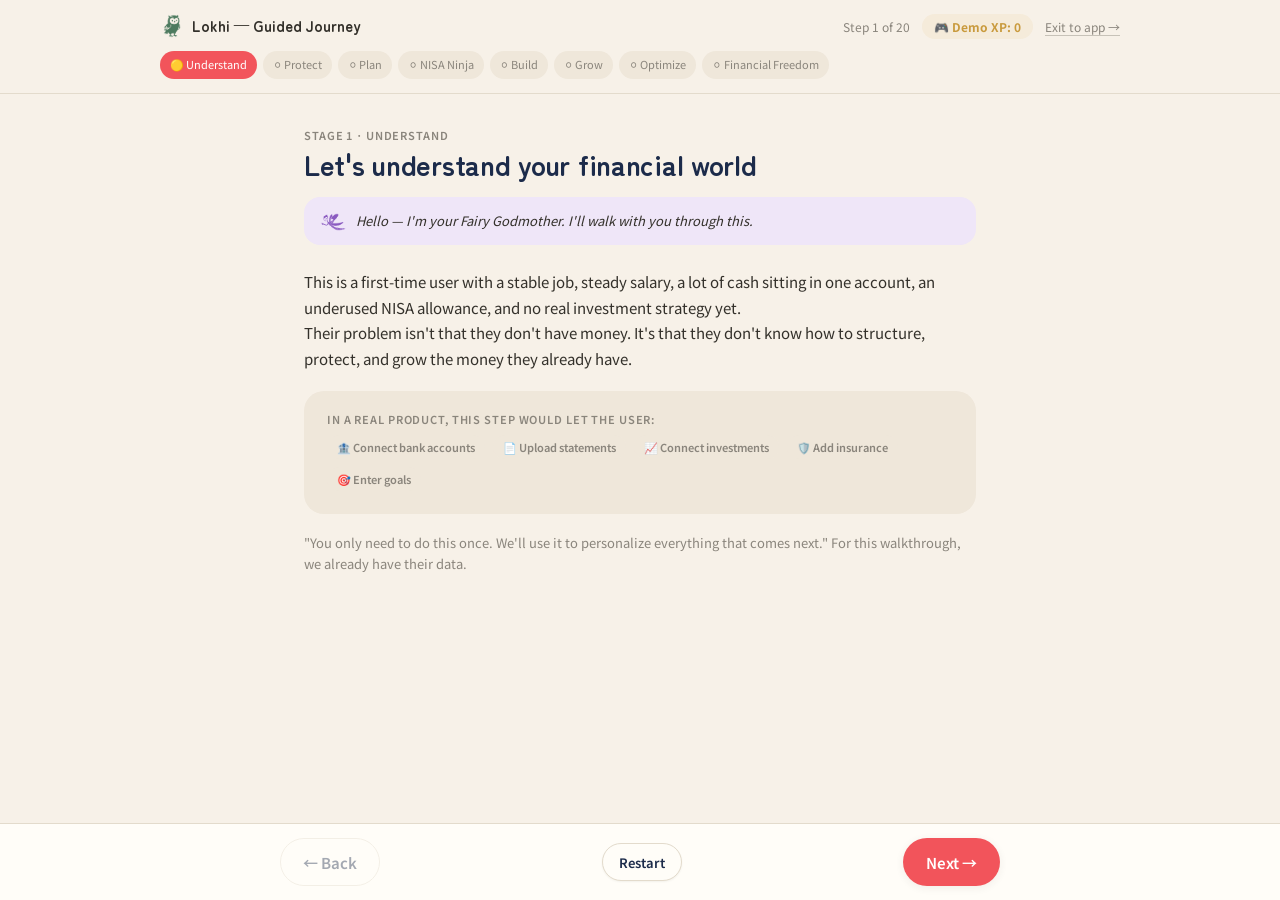
<file: journey.html>
<!DOCTYPE html>
<html lang="en">
<head>
<meta charset="UTF-8">
<meta name="viewport" content="width=device-width, initial-scale=1.0">
<title>Lokhi — Guided Journey (Founder Walkthrough)</title>
<link rel="stylesheet" href="./lokhi-assets/styles.css">
<link rel="stylesheet" href="./app-styles.css">
<style>
  body{padding-bottom:110px;}
  .jtop{position:sticky;top:0;z-index:40;background:rgba(247,241,232,.94);backdrop-filter:blur(10px);border-bottom:1px solid var(--border-hairline);padding:14px 24px;}
  .jtop-row{display:flex;align-items:center;justify-content:space-between;max-width:960px;margin:0 auto;gap:16px;flex-wrap:wrap;}
  .jtop-brand{display:flex;align-items:center;gap:8px;font-family:var(--font-display-latin);font-weight:700;}
  .jtop-brand img{width:24px;}
  .jtop-meta{display:flex;align-items:center;gap:12px;font-size:12px;color:var(--text-muted);}
  .jtop-xp{background:var(--stage-exceeding-tint);color:var(--gold-thread);padding:4px 12px;border-radius:999px;font:700 12px var(--font-data);}
  .tracker{display:flex;gap:6px;max-width:960px;margin:12px auto 0;flex-wrap:wrap;}
  .tracker-pill{display:flex;align-items:center;gap:5px;font-size:11px;padding:5px 10px;border-radius:999px;background:var(--surface-sunk);color:var(--text-muted);}
  .tracker-pill.done{background:var(--stage-ontrack-tint);color:var(--moss-growth);}
  .tracker-pill.current{background:var(--coral-pulse);color:#fff;}

  .jwrap{max-width:720px;margin:0 auto;padding:36px 24px 40px;}
  .step-label{font:600 11px/1 var(--font-body);letter-spacing:.08em;text-transform:uppercase;color:var(--text-muted);margin-bottom:8px;}
  .slide-title{font-size:28px;margin-bottom:18px;}
  .fairy-quote{display:flex;gap:10px;align-items:flex-start;background:var(--assistant-tint);border-radius:16px;padding:14px 16px;margin-bottom:24px;}
  .fairy-quote img{width:26px;flex:0 0 auto;margin-top:2px;}
  .fairy-quote p{margin:0;font-size:13px;line-height:1.55;color:var(--text-body);font-style:italic;}

  .jnav{position:fixed;left:0;right:0;bottom:0;background:var(--surface-card);border-top:1px solid var(--border-hairline);padding:14px 24px;display:flex;justify-content:center;gap:12px;z-index:50;}
  .jnav-inner{max-width:720px;width:100%;display:flex;justify-content:space-between;align-items:center;}

  .safety-track{position:relative;height:14px;border-radius:999px;background:var(--surface-sunk);overflow:hidden;box-shadow:var(--inset-sunk);margin:14px 0 6px;}
  .safety-fill{height:100%;background:var(--moss-growth);border-radius:999px;transition:width .3s ease;}
  .safety-labels{display:flex;justify-content:space-between;font-size:11px;color:var(--text-muted);}

  .comfort-row{display:flex;gap:8px;margin:14px 0;}
  .comfort-btn{flex:1;padding:12px;border-radius:14px;border:1px solid var(--border-hairline);background:var(--surface-card);cursor:pointer;text-align:center;font-size:12px;}
  .comfort-btn.active{background:var(--ink-indigo);color:#fff;border-color:var(--ink-indigo);}

  .strategy-grid{display:grid;grid-template-columns:1fr 1fr 1fr;gap:12px;margin:16px 0;}
  @media (max-width:600px){.strategy-grid{grid-template-columns:1fr;}}
  .strategy-card{border:2px solid var(--border-hairline);border-radius:16px;padding:16px;cursor:pointer;background:var(--surface-card);text-align:center;}
  .strategy-card.selected{border-color:var(--coral-pulse);box-shadow:0 0 0 3px var(--coral-pulse-12);}
  .strategy-card .e{font-size:26px;}
  .strategy-card .n{font-weight:700;font-size:13px;margin-top:6px;}
  .strategy-card .d{font-size:11px;color:var(--text-muted);margin-top:4px;line-height:1.4;}

  .quest-line{position:relative;padding-left:28px;margin:16px 0;}
  .quest-line::before{content:"";position:absolute;left:9px;top:6px;bottom:6px;width:2px;background:repeating-linear-gradient(to bottom, var(--gold-thread) 0 6px, transparent 6px 12px);}
  .quest-line-item{position:relative;padding:10px 0;display:flex;justify-content:space-between;align-items:center;}
  .quest-line-item::before{content:"";position:absolute;left:-28px;top:14px;width:14px;height:14px;border-radius:50%;background:var(--moss-growth);}

  .chip-choice{display:inline-flex;align-items:center;gap:6px;padding:10px 16px;border-radius:999px;border:1px solid var(--border-hairline);background:var(--surface-card);cursor:pointer;margin:0 8px 8px 0;font-size:13px;}
  .chip-choice.selected{background:var(--ink-indigo);color:#fff;border-color:var(--ink-indigo);}

  .before-after{display:grid;grid-template-columns:1fr 1fr;gap:20px;margin:20px 0;}
  @media (max-width:600px){.before-after{grid-template-columns:1fr;}}
  .ba-col{border-radius:18px;padding:18px;}
  .ba-before{background:var(--surface-sunk);}
  .ba-after{background:linear-gradient(135deg,var(--moss-growth),#5C8F6E);color:#fff;}
  .ba-row{display:flex;justify-content:space-between;font-size:13px;padding:8px 0;border-bottom:1px solid rgba(0,0,0,.06);}
  .ba-after .ba-row{border-bottom-color:rgba(255,255,255,.18);}

  .protect-row{display:flex;justify-content:space-between;align-items:center;padding:12px 0;border-bottom:1px solid var(--border-hairline);}
  .protect-row:last-child{border-bottom:none;}

  .scenario-table{display:grid;grid-template-columns:1fr 1fr 1fr;gap:10px;margin:16px 0;text-align:center;}
  .scenario-cell{background:var(--surface-sunk);border-radius:14px;padding:14px 8px;}
  .scenario-cell .yrs{font-size:11px;color:var(--text-muted);text-transform:uppercase;letter-spacing:.05em;}
  .scenario-cell .rng{font:700 14px var(--font-data);margin-top:6px;}

  .alloc-bar{display:flex;height:32px;border-radius:10px;overflow:hidden;margin:16px 0 8px;}
  .alloc-legend{display:flex;flex-wrap:wrap;gap:10px;font-size:12px;}
  .alloc-legend span{display:flex;align-items:center;gap:5px;}
  .alloc-legend .dot{width:10px;height:10px;border-radius:3px;display:inline-block;}
</style>
</head>
<body>

<div class="jtop">
  <div class="jtop-row">
    <div class="jtop-brand"><img src="./lokhi-assets/assets/owl/owl-young-young.png">Lokhi — Guided Journey</div>
    <div class="jtop-meta">
      <span id="stepCounter">Step 1 of 20</span>
      <span class="jtop-xp">🎮 Demo XP: <span id="xpCount">0</span></span>
      <a href="./index.html" style="color:var(--text-muted);">Exit to app →</a>
    </div>
  </div>
  <div class="tracker" id="tracker"></div>
</div>

<div class="jwrap">
  <div class="step-label" id="stepLabel">STAGE 1 · UNDERSTAND</div>
  <h1 class="slide-title" id="slideTitle">Let's understand your financial world</h1>
  <div class="fairy-quote"><img src="./lokhi-assets/assets/fairy/fairy-wisteria.png"><p id="fairyQuote">Hello — I'm your Fairy Godmother. I'll walk with you through this.</p></div>
  <div id="slideBody"></div>
</div>

<div class="jnav">
  <div class="jnav-inner">
    <button class="btn btn-ghost" id="prevBtn">← Back</button>
    <div style="display:flex;gap:8px;">
      <button class="btn btn-secondary btn-sm" id="restartBtn">Restart</button>
    </div>
    <button class="btn btn-primary" id="nextBtn">Next →</button>
  </div>
</div>

<script>
/* ===================== PERSONA MODEL (cash-rich, underinvested) ===================== */
const INCOME = 900000, ESSENTIAL = 300000, LIFESTYLE = 170000;
const EXPENSES = ESSENTIAL + LIFESTYLE;
const SURPLUS = INCOME - EXPENSES;               // 430,000 /mo
const ANNUAL_SURPLUS = SURPLUS * 12;             // 5,160,000
const CASH = 8000000;
const NISA_LIMIT = 3600000, NISA_CURRENT = 0;
const NISA_LUMP_DEFAULT = 2000000;

const COMFORT_LEVELS = [ {id:'lean', label:'Lean', mult:3}, {id:'standard', label:'Standard', mult:6}, {id:'safe', label:'Extra-safe', mult:9} ];

const NISA_STRATEGIES = [
  { id:'steady', name:'Steady Grower', icon:'🌱', desc:'Long-term diversified investing. Lower movement, lower ceiling.' },
  { id:'balanced', name:'Balanced Builder', icon:'⚖️', desc:'Balances growth and stability. A reasonable middle path.' },
  { id:'growth', name:'Growth Seeker', icon:'🚀', desc:'Higher potential growth, higher potential volatility.' },
];
const TAXABLE_STRATEGIES = [
  { id:'builder', name:'Long-Term Builder', icon:'🌱', desc:'Diversified long-term growth.', low:3, high:6, alloc:{global:55,japan:15,bonds:25,other:5} },
  { id:'balanced', name:'Balanced', icon:'⚖️', desc:'Balance growth and stability.', low:4, high:7, alloc:{global:60,japan:15,bonds:15,other:10} },
  { id:'growth', name:'Growth', icon:'🚀', desc:'Higher exposure to growth assets.', low:5, high:9, alloc:{global:65,japan:15,bonds:5,other:15} },
];
const CASH_PURPOSES = [
  {id:'home', label:'🏠 Home', horizon:'near'}, {id:'car', label:'🚗 Car', horizon:'near'},
  {id:'travel', label:'✈️ Travel', horizon:'near'}, {id:'family', label:'👶 Family', horizon:'near'},
  {id:'education', label:'🎓 Education', horizon:'near'}, {id:'business', label:'💼 Business', horizon:'near'},
  {id:'longterm', label:'📈 Long-term wealth', horizon:'long'}, {id:'security', label:'🛟 Extra security', horizon:'liquid'},
  {id:'unsure', label:"🤷 I don't know yet", horizon:'liquid'},
];
const PROTECTION_ITEMS = [
  { item:'Employer health insurance', status:'covered', note:'Provided through your job' },
  { item:'National pension (nenkin)', status:'covered', note:'Standard government coverage' },
  { item:'Life insurance', status:'gap', note:'No policy found in your connected accounts' },
  { item:'Income / disability protection', status:'gap', note:'Not currently covered' },
];

const STAGES = ['Understand','Protect','Plan','NISA Ninja','Build','Grow','Optimize','Financial Freedom'];

/* mutable state as the user clicks through */
const state = {
  comfort: 'standard',
  nisaStrategy: null,
  nisaMonthly: 100000,
  cashPurpose: null,
  taxableStrategy: null,
};
let xp = 0;
function money(n){ return '¥' + Math.round(n).toLocaleString('en-US'); }
function addXP(n){ xp += n; document.getElementById('xpCount').textContent = xp.toLocaleString(); }

function efTarget(){ const c = COMFORT_LEVELS.find(c=>c.id===state.comfort); return ESSENTIAL * c.mult; }
function cashAfterEF(){ return CASH - efTarget(); }
function nisaGap(){ return NISA_LIMIT - NISA_CURRENT - NISA_LUMP_DEFAULT; }
function nisaMonthsToTarget(){ return Math.ceil(nisaGap() / state.nisaMonthly); }
function cashRemaining(){ return cashAfterEF() - NISA_LUMP_DEFAULT; }
function horizonSplit(){
  const purpose = CASH_PURPOSES.find(p=>p.id===state.cashPurpose) || {horizon:'liquid'};
  let longPct = 0.4;
  if(purpose.horizon==='near') longPct = 0.4;
  if(purpose.horizon==='long') longPct = 0.95;
  if(purpose.horizon==='liquid') longPct = 0.15;
  const longTerm = cashRemaining() * longPct;
  const nearTerm = cashRemaining() - longTerm;
  return { longTerm, nearTerm, longPct };
}
function projectInvestment(lump, monthly, years, returnPct){
  const n = years*12, r = returnPct/100/12;
  let fv = lump * Math.pow(1+r, n);
  fv += r>0 ? monthly*((Math.pow(1+r,n)-1)/r) : monthly*n;
  return fv;
}

/* ===================== SLIDES ===================== */
const SLIDES = [
{ id:'intro', stage:0, title:"Let's understand your financial world", render: () => `
  <p style="font-size:15px;line-height:1.7;color:var(--text-body);">This is a first-time user with a stable job, steady salary, a lot of cash sitting in one account, an underused NISA allowance, and no real investment strategy yet.</p>
  <p style="font-size:15px;line-height:1.7;color:var(--text-body);">Their problem isn't that they don't have money. It's that they don't know how to structure, protect, and grow the money they already have.</p>
  <div class="card card--sunk" style="margin-top:20px;">
    <span class="eyebrow" style="display:block;margin-bottom:10px;">In a real product, this step would let the user:</span>
    <div class="chip-row" style="display:flex;flex-wrap:wrap;gap:8px;">
      <span class="badge badge-neutral">🏦 Connect bank accounts</span>
      <span class="badge badge-neutral">📄 Upload statements</span>
      <span class="badge badge-neutral">📈 Connect investments</span>
      <span class="badge badge-neutral">🛡️ Add insurance</span>
      <span class="badge badge-neutral">🎯 Enter goals</span>
    </div>
  </div>
  <p style="margin-top:18px;font-size:13px;color:var(--text-muted);">"You only need to do this once. We'll use it to personalize everything that comes next." For this walkthrough, we already have their data.</p>
`},

{ id:'map', stage:0, title:"Here's where your money is today", render: () => `
  <div class="world-grid">
    <div class="world-cell"><div class="lbl">Money In</div><div class="val">${money(INCOME)}/mo</div></div>
    <div class="world-cell"><div class="lbl">Money Out</div><div class="val">${money(EXPENSES)}/mo</div></div>
    <div class="world-cell"><div class="lbl">Cash</div><div class="val">${money(CASH)}</div></div>
    <div class="world-cell"><div class="lbl">Investments</div><div class="val">¥0</div></div>
    <div class="world-cell"><div class="lbl">Protection</div><div class="val" style="font-size:14px;">No fund yet</div></div>
    <div class="world-cell"><div class="lbl">NISA used</div><div class="val">0%</div></div>
  </div>
  <p style="margin-top:18px;font-size:13px;color:var(--text-muted);line-height:1.6;">Goals on file: buying a home, general long-term security, and "figuring out investing" — nothing structured yet.</p>
`},

{ id:'insight', stage:0, title:"You have more cash sitting idle than you likely need", render: () => `
  <div class="card" style="border:1px solid var(--coral-pulse-12);background:var(--coral-pulse-12);">
    <div style="font:800 30px var(--font-display-latin);color:var(--coral-pulse-press);">${money(CASH)}</div>
    <p style="font-size:13px;color:var(--text-muted);margin-top:2px;">sitting in cash right now</p>
    <p style="font-size:14px;line-height:1.6;margin-top:14px;">Based on essential expenses (${money(ESSENTIAL)}/mo) and near-term needs, this user likely only needs about <strong>${money(ESSENTIAL*6)}</strong> readily available.</p>
    <div class="card--gradient" style="border-radius:16px;padding:16px;margin-top:14px;">
      <span class="eyebrow" style="color:#A9B2C4;">That means</span>
      <div style="font:800 26px var(--font-display-latin);margin-top:4px;">${money(CASH - ESSENTIAL*6)}</div>
      <p style="font-size:13px;color:#A9B2C4;margin-top:2px;">could be given a job.</p>
    </div>
  </div>
  <p style="margin-top:16px;font-size:13px;color:var(--text-muted);">This isn't a warning. It's the moment the app becomes personal — "Let's figure out where your money should go."</p>
`},

{ id:'protect_lesson', stage:1, title:'Before we grow it, let\u2019s protect it', render: () => `
  <p style="font-size:14px;line-height:1.7;">🛟 <strong>Emergency Fund</strong> — money kept aside for the unexpected:</p>
  <div class="grid-2" style="margin:14px 0;">
    <div class="badge badge-neutral" style="height:auto;padding:10px 12px;display:block;">Job loss</div>
    <div class="badge badge-neutral" style="height:auto;padding:10px 12px;display:block;">Medical expenses</div>
    <div class="badge badge-neutral" style="height:auto;padding:10px 12px;display:block;">Emergency travel</div>
    <div class="badge badge-neutral" style="height:auto;padding:10px 12px;display:block;">Major repairs</div>
  </div>
  <p style="font-size:13px;color:var(--text-muted);line-height:1.6;">This money isn't meant to maximize returns. Its job is to keep you safe — easily accessible, low risk, separate from everyday spending.</p>
`},

{ id:'protect_action', stage:1, title:'How much would you need?', render: () => `
  <p style="font-size:13px;color:var(--text-muted);margin-bottom:6px;">Essential monthly expenses: <strong>${money(ESSENTIAL)}</strong></p>
  <div class="comfort-row" id="comfortRow">
    ${COMFORT_LEVELS.map(c=>`<button class="comfort-btn ${state.comfort===c.id?'active':''}" data-comfort="${c.id}">${c.label}<br><span style="opacity:.7;">${c.mult}× expenses</span></button>`).join('')}
  </div>
  <div class="safety-track"><div class="safety-fill" id="safetyFill" style="width:100%;"></div></div>
  <div class="safety-labels"><span>¥0</span><span id="efTargetLabel">${money(efTarget())}</span></div>
  <p style="margin-top:18px;font-size:14px;">Recommended reserve: <strong id="efTargetBig">${money(efTarget())}</strong></p>
  <p style="font-size:12px;color:var(--text-muted);margin-top:6px;">Kept in an easily-accessible, low-risk account — separate from spending money, and not dependent on the market.</p>
`, bind: () => {
  document.querySelectorAll('[data-comfort]').forEach(b=>b.addEventListener('click', ()=>{
    state.comfort = b.getAttribute('data-comfort'); renderSlide();
  }));
}},

{ id:'protect_complete', stage:1, title:'QUEST COMPLETE — your safety net is ready', render: () => `
  <div class="card" style="text-align:center;background:var(--stage-ontrack-tint);border:none;">
    <div style="font-size:40px;">🛟</div>
    <div style="font:800 24px var(--font-display-latin);color:var(--moss-growth);margin-top:8px;">${money(efTarget())} secured</div>
    <p style="font-size:13px;color:var(--text-body);margin-top:6px;">Designated from cash, separate from everyday spending.</p>
    <div style="margin-top:14px;"><span class="badge badge-gold">+250 XP</span></div>
  </div>
  <p style="margin-top:16px;font-size:13px;color:var(--text-muted);">🔓 Investment planning unlocked. Remaining cash: <strong>${money(cashAfterEF())}</strong></p>
`, onEnter: () => addXP(250) },

{ id:'cashflow', stage:2, title:'Understanding your cash flow', render: () => `
  <div class="card">
    <div class="ba-row"><span>Monthly income</span><span class="money">${money(INCOME)}</span></div>
    <div class="ba-row"><span>− Essential expenses</span><span class="money">${money(ESSENTIAL)}</span></div>
    <div class="ba-row"><span>− Lifestyle expenses</span><span class="money">${money(LIFESTYLE)}</span></div>
    <div class="ba-row" style="border:none;font-weight:800;padding-top:14px;"><span>= Monthly investable surplus</span><span class="money" style="color:var(--moss-growth);">${money(SURPLUS)}</span></div>
  </div>
  <p style="font-size:14px;line-height:1.7;margin-top:16px;">Annualized, that's <strong>${money(ANNUAL_SURPLUS)}/year</strong> — think of this as <strong>Financial Fuel</strong>: the resource this user can deploy across the rest of the journey.</p>
`},

{ id:'moneymap', stage:2, title:'Give every yen a job', render: () => {
  const buckets = [
    { icon:'🛟', label:'Protect', pct:0, note:'Already funded — no new surplus needed' },
    { icon:'🎯', label:'Near-term', pct:19, amount: Math.round(SURPLUS*0.19) },
    { icon:'🌱', label:'Grow (NISA)', pct:23, amount: Math.round(SURPLUS*0.23) },
    { icon:'📈', label:'Build (taxable)', pct:35, amount: Math.round(SURPLUS*0.35) },
    { icon:'✨', label:'Live', pct:23, amount: Math.round(SURPLUS*0.23) },
  ];
  return `
  <div class="alloc-bar">${buckets.map((b,i)=>`<div style="width:${b.pct||1}%;background:${['transparent','var(--denim-ledger)','var(--moss-growth)','var(--ink-indigo)','var(--gold-thread)'][i]};"></div>`).join('')}</div>
  <div class="grid-2" style="margin-top:12px;">
    ${buckets.map(b=>`<div class="world-cell"><div class="lbl">${b.icon} ${b.label}</div><div class="val" style="font-size:15px;">${b.amount?money(b.amount)+'/mo':'—'}</div></div>`).join('')}
  </div>
  <p style="font-size:12px;color:var(--text-muted);margin-top:14px;line-height:1.6;">This split is personalized — not a universal percentage. It reflects this user's stable income, unused NISA room, and a home goal that isn't urgent yet.</p>`;
}},

{ id:'nisa_lesson', stage:3, title:'Your next opportunity: make your NISA work harder', render: () => `
  <div class="card--soft" style="border-radius:16px;padding:16px;margin-bottom:14px;">
    <span class="eyebrow" style="display:block;margin-bottom:6px;">What is NISA?</span>
    <p style="font-size:13px;line-height:1.6;margin:0;">A Japanese account type that lets eligible investments grow and be sold without the usual ~20% tax on gains, up to an annual limit.</p>
  </div>
  <div class="card--soft" style="border-radius:16px;padding:16px;">
    <span class="eyebrow" style="display:block;margin-bottom:6px;">Why does it matter here?</span>
    <p style="font-size:13px;line-height:1.6;margin:0;">This user is holding ${money(CASH)} in cash with 0% of this year's ¥3.6M NISA allowance used. That's tax-advantaged room expiring unused.</p>
  </div>
`},

{ id:'nisa_quests', stage:3, title:'The NISA quest line', render: () => `
  <div class="quest-line">
    <div class="quest-line-item"><span>Understand NISA</span><span class="badge badge-gold">+50 XP</span></div>
    <div class="quest-line-item"><span>Choose your investment strategy</span><span class="badge badge-gold">+100 XP</span></div>
    <div class="quest-line-item"><span>Choose your allocation</span><span class="badge badge-gold">+150 XP</span></div>
    <div class="quest-line-item"><span>Make your first investment</span><span class="badge badge-gold">+200 XP</span></div>
    <div class="quest-line-item"><span>Build your monthly contribution</span><span class="badge badge-gold">+250 XP</span></div>
  </div>
  <p style="font-size:12px;color:var(--text-muted);">No 20-page explainer — five short, ordered quests, each earning progress.</p>
`, onEnter: () => addXP(50) },

{ id:'nisa_strategy', stage:3, title:'Choose your NISA strategy', render: () => `
  <div class="strategy-grid">
    ${NISA_STRATEGIES.map(s=>`<div class="strategy-card ${state.nisaStrategy===s.id?'selected':''}" data-nisa-strat="${s.id}">
      <div class="e">${s.icon}</div><div class="n">${s.name}</div><div class="d">${s.desc}</div>
    </div>`).join('')}
  </div>
  <p style="font-size:12px;color:var(--text-muted);">No option is universally "best" — this depends on comfort with volatility and time horizon.</p>
`, bind: () => {
  document.querySelectorAll('[data-nisa-strat]').forEach(el=>el.addEventListener('click', ()=>{
    state.nisaStrategy = el.getAttribute('data-nisa-strat');
    if(!state.__nisaStratXP){ addXP(100); state.__nisaStratXP = true; }
    renderSlide();
  }));
}},

{ id:'nisa_progress', stage:3, title:'Your NISA journey', render: () => `
  <div class="grid-2" style="margin-bottom:16px;">
    <div class="world-cell"><div class="lbl">Immediate allocation</div><div class="val">${money(NISA_LUMP_DEFAULT)}</div></div>
    <div class="world-cell"><div class="lbl">Remaining to target</div><div class="val">${money(nisaGap())}</div></div>
  </div>
  <div class="slider-row">
    <div class="srow-head"><span>Monthly contribution</span><span class="srow-val" id="nisaMonthlyVal">${money(state.nisaMonthly)}</span></div>
    <input type="range" id="nisaMonthlySlider" min="50000" max="200000" step="10000" value="${state.nisaMonthly}">
  </div>
  <p style="font-size:14px;margin-top:10px;">At this pace, the remaining ${money(nisaGap())} is filled in <strong id="nisaMonthsLabel">${nisaMonthsToTarget()} months</strong>.</p>
`, bind: () => {
  document.getElementById('nisaMonthlySlider').addEventListener('input', (e)=>{
    state.nisaMonthly = parseFloat(e.target.value);
    document.getElementById('nisaMonthlyVal').textContent = money(state.nisaMonthly);
    document.getElementById('nisaMonthsLabel').textContent = nisaMonthsToTarget() + ' months';
    if(!state.__nisaAllocXP){ addXP(150); state.__nisaAllocXP = true; }
  });
}},

{ id:'nisa_complete', stage:3, title:'🌱 NISA NINJA — your strategy is deployed', render: () => `
  <div class="card" style="text-align:center;background:var(--stage-exceeding-tint);border:none;">
    <div style="font-size:40px;">🌱</div>
    <div style="font:800 22px var(--font-display-latin);color:var(--gold-thread);margin-top:6px;">Amount invested: ${money(NISA_LUMP_DEFAULT)}</div>
    <p style="font-size:13px;margin-top:6px;">Strategy: <strong>${(NISA_STRATEGIES.find(s=>s.id===state.nisaStrategy)||NISA_STRATEGIES[1]).name}</strong> · Monthly: ${money(state.nisaMonthly)} · Target reached in ~${nisaMonthsToTarget()} months</p>
    <div style="margin-top:12px;"><span class="badge badge-gold">+500 XP</span></div>
  </div>
  <p style="margin-top:16px;font-size:13px;color:var(--text-muted);">📈 Unlocked: "What should your remaining cash do?"</p>
`, onEnter: () => { addXP(200); addXP(500); } },

{ id:'remaining_cash', stage:4, title:'You still have cash. What is it for?', render: () => `
  <p style="font-size:14px;">After the emergency fund and NISA, this money still has work to do:</p>
  <div class="card" style="text-align:center;margin:14px 0;">
    <div style="font:800 32px var(--font-display-latin);color:var(--text-heading);">${money(cashRemaining())}</div>
  </div>
  <div style="margin-top:10px;">${CASH_PURPOSES.map(p=>`<span class="chip-choice ${state.cashPurpose===p.id?'selected':''}" data-purpose="${p.id}">${p.label}</span>`).join('')}</div>
  <p style="font-size:12px;color:var(--text-muted);margin-top:14px;">The user should never be forced to invest money they may need soon.</p>
`, bind: () => {
  document.querySelectorAll('[data-purpose]').forEach(el=>el.addEventListener('click', ()=>{
    state.cashPurpose = el.getAttribute('data-purpose'); renderSlide();
  }));
}},

{ id:'cash_destination', stage:4, title:'Not all money should be invested the same way', render: () => {
  const split = horizonSplit();
  const purpose = CASH_PURPOSES.find(p=>p.id===state.cashPurpose);
  return `
  <div class="grid-2">
    <div class="world-cell"><div class="lbl">Needed soon-ish${purpose?' · '+purpose.label:''}</div><div class="val">${money(split.nearTerm)}</div></div>
    <div class="world-cell"><div class="lbl">Not needed long-term</div><div class="val">${money(split.longTerm)}</div></div>
  </div>
  <p style="font-size:13px;line-height:1.6;margin-top:16px;">Time horizon determines strategy: money needed soon stays liquid and low-risk. Money with 10+ years ahead of it can take on long-term, growth-oriented investing.</p>
  ${split.longTerm < 500000 ? `<p style="font-size:12px;color:var(--text-muted);margin-top:10px;">For this walkthrough we'll still preview what long-term investing could look like, illustratively.</p>` : ''}
`;}},

{ id:'taxable_lesson', stage:4, title:'Your next level: build beyond NISA', render: () => `
  <p style="font-size:14px;line-height:1.7;">Why invest outside NISA? Because this user's long-term investable assets exceed their tax-advantaged capacity.</p>
  <div class="grid-2" style="margin-top:14px;">
    <span class="badge badge-neutral" style="height:auto;padding:10px;display:block;">Diversification</span>
    <span class="badge badge-neutral" style="height:auto;padding:10px;display:block;">Asset allocation</span>
    <span class="badge badge-neutral" style="height:auto;padding:10px;display:block;">Rebalancing</span>
    <span class="badge badge-neutral" style="height:auto;padding:10px;display:block;">Fees &amp; tax drag</span>
    <span class="badge badge-neutral" style="height:auto;padding:10px;display:block;">Volatility</span>
    <span class="badge badge-neutral" style="height:auto;padding:10px;display:block;">Long-term compounding</span>
  </div>
`},

{ id:'taxable_strategy', stage:5, title:'Choose your long-term strategy', render: () => {
  const split = horizonSplit();
  const strat = TAXABLE_STRATEGIES.find(s=>s.id===state.taxableStrategy);
  const monthlyBuild = Math.round(SURPLUS*0.35);
  const rows = strat ? [5,10,20].map(y=>{
    const lo = projectInvestment(split.longTerm, monthlyBuild, y, strat.low);
    const hi = projectInvestment(split.longTerm, monthlyBuild, y, strat.high);
    return `<div class="scenario-cell"><div class="yrs">${y} years</div><div class="rng">${money(lo)}–${money(hi)}</div></div>`;
  }).join('') : '';
  return `
  <div class="strategy-grid">
    ${TAXABLE_STRATEGIES.map(s=>`<div class="strategy-card ${state.taxableStrategy===s.id?'selected':''}" data-tax-strat="${s.id}">
      <div class="e">${s.icon}</div><div class="n">${s.name}</div><div class="d">${s.desc}</div>
    </div>`).join('')}
  </div>
  <p style="font-size:13px;margin-top:10px;">Investing ${money(split.longTerm)} lump sum + ~${money(monthlyBuild)}/mo:</p>
  <div class="scenario-table">${rows || '<p style="grid-column:1/-1;font-size:12px;color:var(--text-muted);">Pick a strategy above to see scenario ranges.</p>'}</div>
  <p style="font-size:11px;color:var(--text-muted);">Clearly labeled scenarios, not promises — real returns vary year to year.</p>
`;}, bind: () => {
  document.querySelectorAll('[data-tax-strat]').forEach(el=>el.addEventListener('click', ()=>{
    state.taxableStrategy = el.getAttribute('data-tax-strat');
    if(!state.__taxStratXP){ addXP(150); state.__taxStratXP = true; }
    renderSlide();
  }));
}},

{ id:'portfolio', stage:5, title:'Your first portfolio', render: () => {
  const strat = TAXABLE_STRATEGIES.find(s=>s.id===state.taxableStrategy) || TAXABLE_STRATEGIES[1];
  const a = strat.alloc;
  const colors = {global:'var(--ink-indigo)', japan:'var(--coral-pulse)', bonds:'var(--moss-growth)', other:'var(--gold-thread)'};
  const labels = {global:'Global equities', japan:'Japan equities', bonds:'Bonds / defensive', other:'Other / alternatives'};
  return `
  <span class="eyebrow" style="display:block;margin-bottom:6px;">Your ${strat.name} Portfolio</span>
  <div class="alloc-bar">${Object.keys(a).map(k=>`<div style="width:${a[k]}%;background:${colors[k]};"></div>`).join('')}</div>
  <div class="alloc-legend">${Object.keys(a).map(k=>`<span><span class="dot" style="background:${colors[k]};"></span>${labels[k]} — ${a[k]}%</span>`).join('')}</div>
  <p style="font-size:12px;color:var(--text-muted);margin-top:16px;line-height:1.6;">Personalized based on risk tolerance, time horizon, existing NISA holdings, and income stability. Nothing here is mandatory — the user can adjust in the Playground at any time.</p>
`;}, onEnter: () => { if(!state.__portfolioXP){ addXP(200); state.__portfolioXP = true; } } },

{ id:'protection', stage:6, title:'One more thing — are you protected?', render: () => `
  <p style="font-size:13px;color:var(--text-muted);margin-bottom:12px;">This checks what's already covered before suggesting anything new. It's an intelligence feature, not a sales funnel.</p>
  <div class="card">
    ${PROTECTION_ITEMS.map(i=>`<div class="protect-row">
      <span style="font-size:13px;">${i.item}<br><span style="font-size:11px;color:var(--text-muted);">${i.note}</span></span>
      <span class="badge ${i.status==='covered'?'badge-moss':'badge-coral'}">${i.status==='covered'?'Covered':'Gap'}</span>
    </div>`).join('')}
  </div>
`},

{ id:'final', stage:7, title:'Your money has a plan', render: () => {
  const split = horizonSplit();
  const strat = TAXABLE_STRATEGIES.find(s=>s.id===state.taxableStrategy) || TAXABLE_STRATEGIES[1];
  const nisaStrat = NISA_STRATEGIES.find(s=>s.id===state.nisaStrategy) || NISA_STRATEGIES[1];
  return `
  <div class="before-after">
    <div class="ba-col ba-before">
      <span class="eyebrow" style="display:block;margin-bottom:10px;">Your old world</span>
      <div class="ba-row"><span>Cash</span><span>${money(CASH)}</span></div>
      <div class="ba-row"><span>Invested</span><span>¥0</span></div>
      <div class="ba-row"><span>NISA</span><span>Unused</span></div>
      <div class="ba-row" style="border:none;"><span>Strategy</span><span>None</span></div>
    </div>
    <div class="ba-col ba-after">
      <span class="eyebrow" style="display:block;margin-bottom:10px;color:#DDEFE2;">Your new world</span>
      <div class="ba-row">🛟 Emergency Fund<span>${money(efTarget())}</span></div>
      <div class="ba-row">🌱 NISA<span>${money(NISA_LUMP_DEFAULT)}+</span></div>
      <div class="ba-row">📈 Long-term Investments<span>${money(split.longTerm)}</span></div>
      <div class="ba-row" style="border:none;">🏠 Near-term Goals<span>${money(split.nearTerm)}</span></div>
    </div>
  </div>
  <div class="card" style="text-align:center;">
    <span class="eyebrow" style="display:block;">Your Financial Strategy</span>
    <div style="font:800 22px var(--font-display-latin);margin-top:4px;">NISA: ${nisaStrat.name} · Long-term: ${strat.name}</div>
  </div>
  <div class="section-block" style="margin-top:20px;">
    <h3 style="margin-bottom:10px;">Your next milestones</h3>
    <ol style="font-size:13px;line-height:2;color:var(--text-body);padding-left:20px;">
      <li>Maintain emergency fund</li><li>Continue monthly NISA contributions</li><li>Build taxable portfolio</li>
      <li>Review insurance</li><li>Rebalance periodically</li><li>Revisit goals when life changes</li>
    </ol>
  </div>
  <button class="btn btn-primary btn-block" style="margin-top:10px;height:56px;font-size:16px;" id="enterPlaygroundBtn">Enter the Playground →</button>
  <p style="font-size:12px;color:var(--text-muted);text-align:center;margin-top:10px;">This entire journey now updates your Home tab and Playground.</p>
`;}, bind: () => {
  document.getElementById('enterPlaygroundBtn').addEventListener('click', ()=>{
    localStorage.setItem('lokhi_ef_done','true');
    localStorage.setItem('lokhi_ef_amount', String(efTarget()));
    localStorage.setItem('lokhi_nisa_done','true');
    localStorage.setItem('lokhi_nisa_pct', String(Math.round(((NISA_LUMP_DEFAULT)/NISA_LIMIT)*100)));
    localStorage.setItem('lokhi_taxable_pct', '20');
    localStorage.setItem('lokhi_journey_strategy', `NISA: ${nisaStrat().name} · Long-term: ${(TAXABLE_STRATEGIES.find(s=>s.id===state.taxableStrategy)||TAXABLE_STRATEGIES[1]).name}`);
    localStorage.setItem('lokhi_bonus_xp', String(xp));
    window.location.href = './index.html';
  });
}},
];
function nisaStrat(){ return NISA_STRATEGIES.find(s=>s.id===state.nisaStrategy) || NISA_STRATEGIES[1]; }

/* ===================== CONTROLLER ===================== */
let idx = 0;
function renderTracker(currentStage){
  document.getElementById('tracker').innerHTML = STAGES.map((s,i)=>{
    const cls = i < currentStage ? 'done' : i === currentStage ? 'current' : '';
    const dot = i < currentStage ? '🟢' : i === currentStage ? '🟡' : '⚪';
    return `<span class="tracker-pill ${cls}">${dot} ${s}</span>`;
  }).join('');
}
function renderSlide(){
  const slide = SLIDES[idx];
  document.getElementById('stepCounter').textContent = `Step ${idx+1} of ${SLIDES.length}`;
  document.getElementById('stepLabel').textContent = `STAGE ${slide.stage+1} · ${STAGES[slide.stage].toUpperCase()}`;
  document.getElementById('slideTitle').textContent = slide.title;
  document.getElementById('slideBody').innerHTML = slide.render();
  renderTracker(slide.stage);
  document.getElementById('prevBtn').disabled = idx===0;
  document.getElementById('prevBtn').style.opacity = idx===0 ? .4 : 1;
  document.getElementById('nextBtn').textContent = idx===SLIDES.length-1 ? 'Restart demo' : 'Next →';
  if(slide.bind) slide.bind();
  if(slide.onEnter && !slide.__entered){ slide.onEnter(); slide.__entered = true; }
  window.scrollTo({top:0, behavior:'smooth'});
}
document.getElementById('nextBtn').addEventListener('click', ()=>{
  if(idx < SLIDES.length-1){ idx++; renderSlide(); } else { idx = 0; SLIDES.forEach(s=>s.__entered=false); xp=0; document.getElementById('xpCount').textContent='0'; renderSlide(); }
});
document.getElementById('prevBtn').addEventListener('click', ()=>{ if(idx>0){ idx--; renderSlide(); } });
document.getElementById('restartBtn').addEventListener('click', ()=>{ idx=0; SLIDES.forEach(s=>s.__entered=false); xp=0; document.getElementById('xpCount').textContent='0'; renderSlide(); });
document.addEventListener('keydown', (e)=>{
  if(e.key==='ArrowRight') document.getElementById('nextBtn').click();
  if(e.key==='ArrowLeft') document.getElementById('prevBtn').click();
});

renderSlide();
</script>
</body>
</html>
</file>
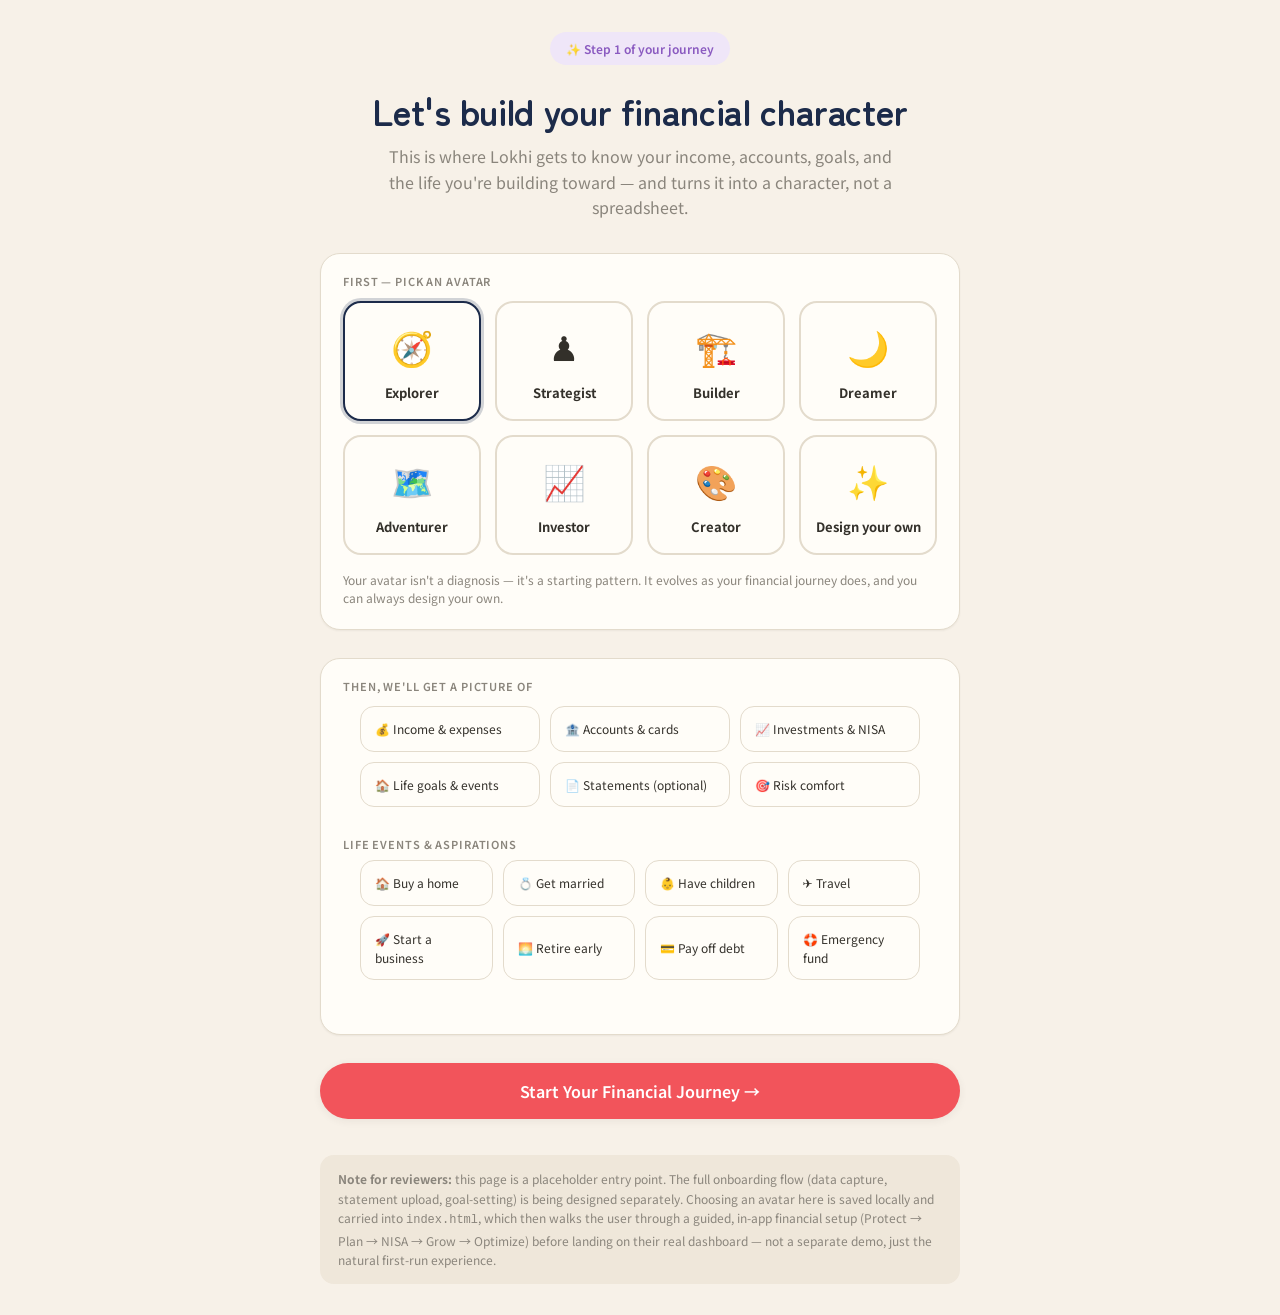
<file: onboarding.html>
<!DOCTYPE html>
<html lang="en">
<head>
<meta charset="UTF-8">
<meta name="viewport" content="width=device-width, initial-scale=1.0">
<title>Lokhi — Start Your Financial Journey</title>
<link rel="stylesheet" href="./lokhi-assets/styles.css">
<link rel="stylesheet" href="./app-styles.css">
<style>
  body{display:flex;align-items:center;justify-content:center;min-height:100vh;padding:32px;}
  .ob-wrap{max-width:640px;width:100%;text-align:center;}
  .ob-badge{display:inline-flex;align-items:center;gap:8px;padding:8px 16px;border-radius:999px;background:var(--assistant-tint);color:var(--wisteria-wand);font:600 12px var(--font-body);margin-bottom:24px;}
  .ob-wrap h1{font-size:36px;line-height:1.2;margin-bottom:12px;}
  .ob-wrap .lead{font-size:16px;color:var(--text-muted);line-height:1.6;max-width:520px;margin:0 auto 32px;}
  .capture-grid{display:grid;grid-template-columns:repeat(3,1fr);gap:10px;text-align:left;margin:0 auto 32px;max-width:560px;}
  @media (max-width:600px){.capture-grid{grid-template-columns:1fr 1fr;}}
  .capture-item{background:var(--surface-card);border:1px solid var(--border-hairline);border-radius:14px;padding:12px 14px;font-size:12px;color:var(--text-body);display:flex;align-items:center;gap:8px;}
  .placeholder-note{margin-top:36px;font-size:12px;color:var(--text-muted);background:var(--surface-sunk);border-radius:14px;padding:14px 18px;text-align:left;}
</style>
</head>
<body>

<div class="ob-wrap">
  <span class="ob-badge">✨ Step 1 of your journey</span>
  <h1>Let's build your financial character</h1>
  <p class="lead">This is where Lokhi gets to know your income, accounts, goals, and the life you're building toward — and turns it into a character, not a spreadsheet.</p>

  <div class="card" style="text-align:left;margin-bottom:28px;">
    <span class="eyebrow" style="display:block;margin-bottom:14px;">First — pick an avatar</span>
    <div class="avatar-grid" id="avatarGrid"></div>
    <p style="font-size:12px;color:var(--text-muted);margin-top:16px;line-height:1.5;">
      Your avatar isn't a diagnosis — it's a starting pattern. It evolves as your financial journey does, and you can always design your own.
    </p>
  </div>

  <div class="card" style="text-align:left;margin-bottom:28px;">
    <span class="eyebrow" style="display:block;margin-bottom:14px;">Then, we'll get a picture of</span>
    <div class="capture-grid">
      <div class="capture-item">💰 Income &amp; expenses</div>
      <div class="capture-item">🏦 Accounts &amp; cards</div>
      <div class="capture-item">📈 Investments &amp; NISA</div>
      <div class="capture-item">🏠 Life goals &amp; events</div>
      <div class="capture-item">📄 Statements (optional)</div>
      <div class="capture-item">🎯 Risk comfort</div>
    </div>
    <span class="eyebrow" style="display:block;margin-bottom:10px;">Life events &amp; aspirations</span>
    <div class="capture-grid" style="grid-template-columns:repeat(4,1fr);">
      <div class="capture-item">🏠 Buy a home</div>
      <div class="capture-item">💍 Get married</div>
      <div class="capture-item">👶 Have children</div>
      <div class="capture-item">✈️ Travel</div>
      <div class="capture-item">🚀 Start a business</div>
      <div class="capture-item">🌅 Retire early</div>
      <div class="capture-item">💳 Pay off debt</div>
      <div class="capture-item">🛟 Emergency fund</div>
    </div>
  </div>

  <button class="btn btn-primary btn-block" style="height:56px;font-size:16px;" id="startBtn">Start Your Financial Journey →</button>

  <div class="placeholder-note">
    <strong>Note for reviewers:</strong> this page is a placeholder entry point. The full onboarding flow (data capture, statement upload, goal-setting) is being designed separately. Choosing an avatar here is saved locally and carried into <code>index.html</code>, which then walks the user through a guided, in-app financial setup (Protect → Plan → NISA → Grow → Optimize) before landing on their real dashboard — not a separate demo, just the natural first-run experience.
  </div>
</div>

<script src="./app-data.js"></script>
<script>
  const grid = document.getElementById('avatarGrid');
  let selected = window.APP_STORAGE.getAvatar();

  function renderAvatars(){
    grid.innerHTML = window.APP_DATA.AVATARS.map(a => `
      <div class="avatar-card ${a.id===selected?'selected':''}" data-avatar="${a.id}" style="--avatar-color:${a.color};">
        <span class="avatar-emoji">${a.icon}</span>
        <div class="avatar-name">${a.name}</div>
      </div>
    `).join('');
    grid.querySelectorAll('.avatar-card').forEach(card=>{
      card.addEventListener('click', ()=>{
        selected = card.getAttribute('data-avatar');
        window.APP_STORAGE.saveAvatar(selected);
        renderAvatars();
      });
    });
  }
  renderAvatars();

  document.getElementById('startBtn').addEventListener('click', ()=>{
    window.location.href = './index.html';
  });
</script>
</body>
</html>
</file>
<file: lokhi-assets/styles.css>
/* Lokhi Design System — global entry. Import order matters. */
@import url("tokens/fonts.css");
@import url("tokens/colors.css");
@import url("tokens/typography.css");
@import url("tokens/spacing.css");
@import url("tokens/radius.css");
@import url("tokens/elevation.css");
@import url("tokens/motion.css");
@import url("tokens/base.css");
</file>
<file: app-styles.css>
/* =========================================================================
   APP STYLES — the "Duolingo x Apple x modern fintech x RPG" layer
   Built on top of the existing Lokhi tokens (colors, type, spacing, motion).
   Link ./lokhi-assets/styles.css BEFORE this file.
   ========================================================================= */

:root{
  --denim-ledger:#3E5C76;
  --denim-ledger-12:#E3E9ED;
  --xp-gold: var(--gold-thread);
  --streak-flame:#F2545B;
  --streak-flame-glow: rgba(242,84,91,.28);
}
*{box-sizing:border-box;}
html,body{margin:0;padding:0;}
body{background:var(--surface-base);color:var(--text-body);font-family:var(--font-body);min-height:100vh;}
a{color:inherit;}
button{font-family:inherit;}

/* ---------- shared atoms ---------- */
.icon{display:inline-block;flex:0 0 auto;background:currentColor;-webkit-mask-image:var(--i);mask-image:var(--i);-webkit-mask-repeat:no-repeat;mask-repeat:no-repeat;-webkit-mask-position:center;mask-position:center;-webkit-mask-size:contain;mask-size:contain;}
.i16{width:16px;height:16px;} .i20{width:20px;height:20px;} .i24{width:24px;height:24px;}
.eyebrow{font:600 11px/1 var(--font-body);letter-spacing:.08em;text-transform:uppercase;color:var(--text-muted);}
h1,h2,h3{font-family:var(--font-display-latin);color:var(--text-heading);margin:0;}
.money{font-family:var(--font-data);font-variant-numeric:tabular-nums lining-nums;font-feature-settings:"tnum" 1,"lnum" 1;white-space:nowrap;}

.btn{display:inline-flex;align-items:center;justify-content:center;gap:8px;height:48px;padding:0 22px;border-radius:999px;font:600 15px var(--font-body);cursor:pointer;border:1px solid transparent;transition:transform .09s ease,background .16s ease,box-shadow .16s ease;}
.btn:active{transform:scale(.975);}
.btn-block{width:100%;}
.btn-sm{height:38px;padding:0 16px;font-size:13px;}
.btn-primary{background:var(--coral-pulse);color:#fff;box-shadow:var(--shadow-2);}
.btn-primary:hover{background:var(--coral-pulse-press);}
.btn-secondary{background:var(--surface-card);color:var(--text-heading);border-color:var(--border-hairline);box-shadow:var(--shadow-1);}
.btn-ghost{background:transparent;color:var(--text-heading);border-color:var(--border-hairline);}
.btn-quiet{background:var(--assistant-tint);color:var(--wisteria-wand);}

.card{background:var(--surface-card);border:1px solid var(--border-hairline);border-radius:20px;box-shadow:var(--shadow-1);padding:22px;}
.card--gradient{background:var(--ink-indigo);color:var(--sand-paper);border:none;}
.card--sunk{background:var(--surface-sunk);border-color:transparent;box-shadow:none;}
.card--soft{background:var(--surface-sunk);border:none;}

.badge{display:inline-flex;align-items:center;gap:4px;height:24px;padding:0 10px;border-radius:999px;font:600 11px/1 var(--font-body);}
.badge-gold{background:var(--stage-exceeding-tint);color:var(--gold-thread);}
.badge-moss{background:var(--stage-ontrack-tint);color:var(--moss-growth);}
.badge-coral{background:var(--coral-pulse-12);color:var(--coral-pulse-press);}
.badge-neutral{background:var(--surface-sunk);color:var(--text-muted);}

/* ---------- top nav ---------- */
.topnav{position:sticky;top:0;z-index:30;display:flex;align-items:center;gap:16px;padding:14px 28px;background:rgba(247,241,232,.9);backdrop-filter:blur(10px);border-bottom:1px solid var(--border-hairline);}
.brand{display:flex;align-items:center;gap:8px;font-family:var(--font-display-latin);font-weight:700;font-size:18px;color:var(--text-heading);}
.brand img{width:26px;}
.navtabs{display:flex;gap:4px;margin-left:12px;flex:1;overflow-x:auto;}
.navtab{display:flex;align-items:center;gap:6px;height:40px;padding:0 16px;border-radius:999px;border:none;background:transparent;color:var(--text-muted);font:600 14px var(--font-body);cursor:pointer;white-space:nowrap;}
.navtab.active{background:var(--ink-indigo);color:var(--sand-paper);}
.nav-right{display:flex;align-items:center;gap:10px;}
.streak-pill{display:flex;align-items:center;gap:6px;height:36px;padding:0 14px;border-radius:999px;background:var(--coral-pulse-12);color:var(--streak-flame);font:700 13px var(--font-data);}
.xp-pill{display:flex;align-items:center;gap:6px;height:36px;padding:0 14px;border-radius:999px;background:var(--stage-exceeding-tint);color:var(--gold-thread);font:700 13px var(--font-data);}

/* ---------- app shell (bottom bar + header) ---------- */
.app-shell{display:flex;flex-direction:column;min-height:100vh;}
.sidebar{
  position:fixed; left:0; right:0; bottom:0; top:auto;
  width:100%; height:auto;
  display:flex; flex-direction:row; align-items:stretch;
  background:var(--surface-card);
  border-top:1px solid var(--border-hairline);
  box-shadow:0 -2px 12px rgba(28,43,74,.06);
  padding:6px 4px calc(6px + env(safe-area-inset-bottom, 0px));
  z-index:100;
}
.sidebar-brand, .sidebar-footer{display:none;}
.sidebar-nav{display:flex;flex-direction:row;flex:1;gap:2px;justify-content:space-around;max-width:640px;margin:0 auto;width:100%;}
.sidenav-item{display:flex;flex-direction:column;align-items:center;justify-content:center;gap:3px;flex:1;max-width:120px;min-height:52px;padding:6px 4px;border-radius:12px;border:none;background:transparent;color:var(--text-muted);font:600 11px var(--font-body);cursor:pointer;transition:background .16s ease,color .16s ease;}
.sidenav-item .emoji{font-size:20px;flex:0 0 auto;}
.sidenav-item:hover:not(.active){background:var(--surface-sunk);}
.sidenav-item.active{background:var(--ink-indigo);color:var(--sand-paper);}

.main-area{flex:1;min-width:0;display:flex;flex-direction:column;}
.app-header{flex:0 0 auto;display:flex;align-items:center;justify-content:space-between;padding:20px 32px;border-bottom:1px solid var(--border-hairline);background:rgba(247,241,232,.9);backdrop-filter:blur(10px);position:sticky;top:0;z-index:20;}
.app-header h1{font-size:20px;}
.main-scroll{flex:1;}

@media (max-width:560px){
  .app-header{padding:14px 16px;}
  .app-header h1{font-size:17px;}
}

.wrap{max-width:1080px;margin:0 auto;padding:28px 24px 110px;}
.tabpanel{display:none;}
.tabpanel.active{display:block;animation:fadein .3s ease;}
@keyframes fadein{from{opacity:0;transform:translateY(6px);}to{opacity:1;transform:translateY(0);}}

.grid-2{display:grid;grid-template-columns:1fr 1fr;gap:20px;}
.grid-3{display:grid;grid-template-columns:repeat(3,1fr);gap:16px;}
.grid-4{display:grid;grid-template-columns:repeat(4,1fr);gap:14px;}
@media (max-width:820px){.grid-2,.grid-3,.grid-4{grid-template-columns:1fr 1fr;}}
@media (max-width:560px){.grid-2,.grid-3,.grid-4{grid-template-columns:1fr;}}

/* ---------- HOME: character card ---------- */
.hero-greet{display:flex;align-items:center;justify-content:space-between;flex-wrap:wrap;gap:16px;margin-bottom:24px;}
.hero-greet h1{font-size:30px;}
.hero-greet .sub{color:var(--text-muted);font-size:14px;margin-top:4px;}

.character-card{display:flex;gap:24px;align-items:center;flex-wrap:wrap;}
.avatar-ring{width:96px;height:96px;border-radius:50%;display:grid;place-items:center;font-size:44px;flex:0 0 auto;background:radial-gradient(circle at 50% 40%, rgba(255,255,255,.25), transparent 60%), var(--avatar-color, var(--ink-indigo));box-shadow:0 0 0 6px rgba(255,255,255,.08);}
.char-stats{flex:1;min-width:220px;}
.level-row{display:flex;align-items:baseline;gap:10px;margin-bottom:6px;}
.level-row .lvl{font:800 26px var(--font-display-latin);}
.level-row .title{color:#A9B2C4;font-size:14px;}
.xp-track{height:10px;border-radius:999px;background:rgba(255,255,255,.14);overflow:hidden;margin:10px 0 6px;}
.xp-fill{height:100%;background:var(--gold-thread);border-radius:999px;}
.xp-caption{font-size:12px;color:#A9B2C4;}

.power-bars{display:grid;gap:10px;margin-top:18px;}
.power-row{display:grid;grid-template-columns:130px 1fr 40px;align-items:center;gap:10px;font-size:13px;}
.power-track{height:8px;border-radius:999px;background:var(--surface-sunk);overflow:hidden;}
.power-fill{height:100%;border-radius:999px;background:var(--moss-growth);}
.power-val{text-align:right;font-family:var(--font-data);font-weight:700;}

.world-grid{display:grid;grid-template-columns:repeat(4,1fr);gap:14px;margin-top:20px;}
@media (max-width:820px){.world-grid{grid-template-columns:repeat(2,1fr);}}
.world-cell{background:var(--surface-card);border:1px solid var(--border-hairline);border-radius:16px;padding:16px;}
.world-cell .lbl{font-size:11px;letter-spacing:.06em;text-transform:uppercase;color:var(--text-muted);}
.world-cell .val{font:700 20px var(--font-data);color:var(--text-heading);margin-top:6px;}

.insight-list{display:grid;gap:10px;margin-top:16px;}
.insight{display:flex;gap:10px;align-items:flex-start;background:var(--assistant-tint);border-radius:14px;padding:12px 14px;font-size:13px;line-height:1.5;color:var(--text-body);}
.insight .icon{color:var(--wisteria-wand);margin-top:2px;}

/* ---------- journey map ---------- */
.journey{position:relative;padding-left:34px;margin-top:10px;}
.journey::before{content:"";position:absolute;left:15px;top:8px;bottom:8px;width:2px;background:repeating-linear-gradient(to bottom, var(--gold-thread) 0 6px, transparent 6px 12px);}
.journey-node{position:relative;padding:14px 0;cursor:pointer;}
.journey-node::before{content:"";position:absolute;left:-34px;top:18px;width:16px;height:16px;border-radius:50%;background:var(--surface-card);border:3px solid var(--charcoal-ink-30);}
.journey-node.done::before{background:var(--moss-growth);border-color:var(--moss-growth);}
.journey-node.active::before{background:var(--coral-pulse);border-color:var(--coral-pulse);box-shadow:0 0 0 5px var(--coral-pulse-12);}
.journey-card{background:var(--surface-card);border:1px solid var(--border-hairline);border-radius:16px;padding:14px 16px;display:flex;align-items:center;gap:12px;}
.journey-card:hover{box-shadow:var(--shadow-2);}
.journey-emoji{font-size:24px;}
.journey-body{flex:1;}
.journey-title{font-weight:700;font-size:15px;}
.journey-track{height:6px;border-radius:999px;background:var(--surface-sunk);overflow:hidden;margin-top:6px;}
.journey-fill{height:100%;background:var(--moss-growth);}
.trophy{font-size:30px;text-align:left;margin-left:-6px;}

/* ---------- weekly mission ---------- */
.mission-row{display:flex;align-items:center;gap:12px;padding:10px 0;border-bottom:1px solid var(--border-hairline);}
.mission-row:last-child{border-bottom:none;}
.mission-check{width:24px;height:24px;border-radius:50%;border:2px solid var(--charcoal-ink-30);flex:0 0 auto;display:grid;place-items:center;cursor:pointer;color:#fff;font-size:13px;}
.mission-check.done{background:var(--moss-growth);border-color:var(--moss-growth);}
.mission-label{flex:1;font-size:14px;}
.mission-label.done{text-decoration:line-through;color:var(--text-muted);}
.mission-xp{font:700 12px var(--font-data);color:var(--gold-thread);}

/* ---------- quest / goal cards (Playground) ---------- */
.quest-card{background:var(--surface-card);border:1px solid var(--border-hairline);border-radius:18px;padding:18px;cursor:pointer;transition:transform .16s ease, box-shadow .16s ease;}
.quest-card:hover{transform:translateY(-2px);box-shadow:var(--shadow-2);}
.quest-top{display:flex;justify-content:space-between;align-items:flex-start;}
.quest-emoji{font-size:28px;}
.quest-title{font-weight:700;font-size:15px;margin-top:8px;}
.quest-goal{font-size:12px;color:var(--text-muted);margin-top:2px;min-height:32px;}
.quest-track{height:7px;border-radius:999px;background:var(--surface-sunk);overflow:hidden;margin-top:12px;}
.quest-fill{height:100%;background:var(--moss-growth);}
.quest-meta{display:flex;justify-content:space-between;font-size:11px;color:var(--text-muted);margin-top:8px;}

.goal-card{display:flex;gap:12px;align-items:flex-start;background:var(--surface-card);border:1px solid var(--border-hairline);border-radius:16px;padding:14px 16px;}
.goal-card.personalized{border-left:3px solid var(--coral-pulse);}
.goal-emoji{font-size:22px;}
.goal-title{font-weight:700;font-size:14px;}
.goal-reason{font-size:12px;color:var(--text-muted);margin-top:3px;line-height:1.5;}
.why-tag{display:inline-block;margin-top:6px;font-size:10px;font-weight:700;color:var(--coral-pulse-press);background:var(--coral-pulse-12);padding:2px 8px;border-radius:999px;}

/* ---------- simulator modal ---------- */
.modal-overlay{position:fixed;inset:0;background:rgba(28,43,74,.4);display:none;align-items:center;justify-content:center;z-index:150;padding:20px;}
.modal-overlay.open{display:flex;}
.modal{width:100%;max-width:480px;max-height:88vh;overflow:auto;background:var(--surface-card);border-radius:24px;padding:26px;box-shadow:var(--shadow-sheet);}
.modal-head{display:flex;justify-content:space-between;align-items:flex-start;margin-bottom:6px;}
.modal-close{width:32px;height:32px;border-radius:50%;border:none;background:var(--surface-sunk);color:var(--text-muted);cursor:pointer;}
.slider-row{margin:18px 0;}
.slider-row .srow-head{display:flex;justify-content:space-between;font-size:13px;margin-bottom:8px;}
.slider-row .srow-val{font-family:var(--font-data);font-weight:700;color:var(--text-heading);}
.slider-row input[type=range]{width:100%;accent-color:var(--coral-pulse);}
.quick-q{display:flex;flex-wrap:wrap;gap:8px;margin:14px 0;}
.quick-q button{font:600 12px var(--font-body);padding:8px 12px;border-radius:999px;border:1px solid var(--border-hairline);background:transparent;cursor:pointer;color:var(--text-body);}
.result-grid{display:grid;grid-template-columns:1fr 1fr;gap:12px;margin-top:16px;}
.result-cell{background:var(--surface-sunk);border-radius:14px;padding:14px;}
.result-cell .lbl{font-size:11px;text-transform:uppercase;letter-spacing:.06em;color:var(--text-muted);}
.result-cell .val{font:700 18px var(--font-data);margin-top:6px;}
.result-diff{grid-column:1/-1;background:var(--stage-ontrack-tint);border-radius:14px;padding:14px;text-align:center;}
.result-diff .val{font:800 24px var(--font-data);color:var(--moss-growth);}
.assumption-note{font-size:11px;color:var(--text-muted);margin-top:12px;line-height:1.5;}

/* ---------- optimize ---------- */
.opp-card{background:var(--surface-card);border:1px solid var(--border-hairline);border-radius:18px;padding:18px;}
.opp-head{display:flex;gap:12px;align-items:center;margin-bottom:10px;}
.opp-emoji{font-size:26px;}
.opp-title{font-weight:700;font-size:15px;}
.opp-stats-row{display:grid;grid-template-columns:1fr 1fr;gap:10px;margin:0 0 14px;padding:12px;background:var(--surface-sunk);border-radius:12px;}
.opp-stat{display:flex;flex-direction:column;gap:5px;}
.opp-stat .lbl{font-size:10px;text-transform:uppercase;letter-spacing:.06em;color:var(--text-muted);font-weight:700;}
.opp-stat .val{font-family:var(--font-data);font-weight:800;font-size:16px;color:var(--moss-growth);}
.effort-low{background:var(--stage-ontrack-tint);color:var(--moss-growth);}
.effort-medium{background:var(--stage-exceeding-tint);color:var(--gold-thread);}
.effort-high{background:var(--coral-pulse-12);color:var(--coral-pulse-press);}
.opp-row{display:flex;gap:8px;font-size:12px;margin-top:6px;}
.opp-row .k{flex:0 0 96px;color:var(--text-muted);font-weight:600;}
.opp-row .v{flex:1;color:var(--text-body);}

.intel-hero{background:var(--moss-growth);color:#fff;border-radius:24px;padding:28px;margin-bottom:24px;}
.intel-hero .headline{font:800 32px var(--font-display-latin);}
.intel-hero .sub{opacity:.85;font-size:13px;margin-top:4px;}
.intel-hero ul{margin:16px 0;padding-left:18px;font-size:13px;opacity:.9;}

/* ---------- grow ---------- */
.garden{display:flex;align-items:flex-end;justify-content:space-around;gap:10px;padding:24px 10px;background:linear-gradient(180deg, #EFF5EE, var(--surface-sunk));border-radius:20px;}
.garden-item{text-align:center;}
.garden-emoji{display:block;line-height:1;}
.garden-label{font-size:11px;color:var(--text-muted);margin-top:6px;}
.garden-val{font-size:11px;font-weight:700;color:var(--text-heading);}

.inv-cat-card{text-align:center;background:var(--surface-card);border:1px solid var(--border-hairline);border-radius:16px;padding:16px;}
.inv-cat-card .icon-big{font-size:26px;}
.inv-cat-card .name{font-weight:700;font-size:13px;margin-top:8px;}
.inv-cat-card .blurb{font-size:11px;color:var(--text-muted);margin-top:4px;line-height:1.4;}

.theme-pill{display:inline-flex;align-items:center;gap:6px;padding:10px 14px;border-radius:999px;background:var(--surface-card);border:1px solid var(--border-hairline);font:600 13px var(--font-body);cursor:pointer;margin:0 8px 8px 0;}
.theme-pill.active{background:var(--moss-growth);color:#fff;border-color:var(--moss-growth);}
.theme-detail{margin-top:16px;}

.iq-card{background:var(--surface-card);border:1px solid var(--border-hairline);border-radius:16px;padding:16px;display:flex;gap:12px;align-items:center;}
.iq-card .e{font-size:24px;}

/* ---------- profile ---------- */
.avatar-grid{display:grid;grid-template-columns:repeat(4,1fr);gap:14px;}
@media (max-width:700px){.avatar-grid{grid-template-columns:repeat(2,1fr);}}
.avatar-card{text-align:center;background:var(--surface-card);border:2px solid var(--border-hairline);border-radius:18px;padding:16px 10px;cursor:pointer;transition:border-color .16s ease, transform .16s ease;}
.avatar-card:hover{transform:translateY(-2px);}
.avatar-card.selected{border-color:var(--avatar-color);box-shadow:0 0 0 3px color-mix(in srgb, var(--avatar-color) 20%, transparent);}
.avatar-card .avatar-emoji{font-size:34px;display:block;margin-bottom:8px;}
.avatar-card .avatar-name{font-weight:700;font-size:13px;}
.avatar-card .avatar-blurb{font-size:11px;color:var(--text-muted);margin-top:6px;line-height:1.4;}

.badge-grid{display:grid;grid-template-columns:repeat(4,1fr);gap:12px;}
@media (max-width:700px){.badge-grid{grid-template-columns:repeat(2,1fr);}}
.badge-tile{text-align:center;padding:16px 8px;border-radius:16px;background:var(--surface-card);border:1px solid var(--border-hairline);}
.badge-tile.locked{opacity:.35;filter:grayscale(1);}
.badge-tile .e{font-size:28px;}
.badge-tile .n{font-size:11px;font-weight:600;margin-top:8px;color:var(--text-body);}

.social-card{display:flex;align-items:center;justify-content:space-between;gap:16px;}
.toggle{width:44px;height:26px;border-radius:999px;background:var(--charcoal-ink-30);position:relative;cursor:pointer;flex:0 0 auto;}
.toggle.on{background:var(--moss-growth);}
.toggle .knob{position:absolute;top:3px;left:3px;width:20px;height:20px;border-radius:50%;background:#fff;transition:left .2s ease;}
.toggle.on .knob{left:21px;}

/* ---------- fairy ---------- */
.fairy{position:fixed;right:24px;bottom:88px;z-index:90;display:flex;flex-direction:column;align-items:flex-end;gap:12px;}
.fairy-bubble{width:290px;background:var(--surface-card);border-radius:20px;border:1px solid var(--assistant-ring, rgba(138,90,192,.22));box-shadow:var(--shadow-3);padding:16px;display:none;flex-direction:column;gap:10px;}
.fairy.open .fairy-bubble{display:flex;}
.fairy-head{display:flex;align-items:center;gap:8px;}
.fairy-head .dot{width:30px;height:30px;border-radius:50%;background:var(--assistant-tint);display:grid;place-items:center;overflow:hidden;}
.fairy-head .dot img{width:22px;}
.fairy-head .name{font-weight:700;font-size:13px;color:var(--wisteria-wand);flex:1;}
.fairy-head button{border:none;background:transparent;color:var(--text-muted);cursor:pointer;font-size:15px;}
.fairy-msg{font-size:13px;line-height:1.55;margin:0;}
.fairy-fab{width:60px;height:60px;border-radius:50%;cursor:pointer;background:var(--surface-card);border:2px solid var(--wisteria-wand);box-shadow:var(--shadow-3),0 0 0 6px rgba(138,90,192,.16);display:grid;place-items:center;}
.fairy-fab img{width:34px;}

.toast{position:fixed;left:50%;bottom:96px;transform:translate(-50%,10px);background:var(--ink-indigo);color:var(--sand-paper);padding:12px 20px;border-radius:14px;font-size:13px;box-shadow:var(--shadow-3);opacity:0;transition:opacity .2s,transform .2s;pointer-events:none;z-index:200;}
.toast.show{opacity:1;transform:translate(-50%,0);}

.levelup-overlay{position:fixed;inset:0;background:rgba(28,43,74,.55);display:none;align-items:center;justify-content:center;z-index:300;}
.levelup-overlay.show{display:flex;}
.levelup-card{background:var(--gold-thread);color:var(--ink-indigo);border-radius:28px;padding:40px;text-align:center;box-shadow:0 30px 80px rgba(0,0,0,.3);animation:pop .4s ease;}
@keyframes pop{from{transform:scale(.8);opacity:0;}to{transform:scale(1);opacity:1;}}
.levelup-card .big{font:800 40px var(--font-display-latin);}

footer.appfoot{text-align:center;color:var(--text-muted);font-size:12px;padding:30px 0 10px;}

/* =========================================================================
   GUIDED FINANCIAL JOURNEY — in-app overlay (natural onboarding flow)
   ========================================================================= */
.gj-overlay{position:fixed;inset:0;z-index:500;background:var(--surface-base);display:none;flex-direction:column;}
.gj-overlay.open{display:flex;}
.jtop{flex:0 0 auto;background:rgba(247,241,232,.94);backdrop-filter:blur(10px);border-bottom:1px solid var(--border-hairline);padding:14px 24px;}
.jtop-row{display:flex;align-items:center;justify-content:space-between;max-width:960px;margin:0 auto;gap:16px;flex-wrap:wrap;}
.jtop-brand{display:flex;align-items:center;gap:8px;font-family:var(--font-display-latin);font-weight:700;}
.jtop-brand img{width:24px;}
.jtop-meta{display:flex;align-items:center;gap:12px;font-size:12px;color:var(--text-muted);}
.jtop-xp{background:var(--stage-exceeding-tint);color:var(--gold-thread);padding:4px 12px;border-radius:999px;font:700 12px var(--font-data);}
.tracker{display:flex;gap:6px;max-width:960px;margin:12px auto 0;flex-wrap:wrap;}
.tracker-pill{display:flex;align-items:center;gap:5px;font-size:11px;padding:5px 10px;border-radius:999px;background:var(--surface-sunk);color:var(--text-muted);}
.tracker-pill.done{background:var(--stage-ontrack-tint);color:var(--moss-growth);}
.tracker-pill.current{background:var(--coral-pulse);color:#fff;}

.gj-scroll{flex:1;min-height:0;overflow-y:auto;}
.jwrap{max-width:720px;margin:0 auto;padding:36px 24px 40px;}
.step-label{font:600 11px/1 var(--font-body);letter-spacing:.08em;text-transform:uppercase;color:var(--text-muted);margin-bottom:8px;}
.slide-title{font-size:28px;margin-bottom:18px;}
.fairy-quote{display:flex;gap:10px;align-items:flex-start;background:var(--assistant-tint);border-radius:16px;padding:14px 16px;margin-bottom:24px;}
.fairy-quote img{width:26px;flex:0 0 auto;margin-top:2px;}
.fairy-quote p{margin:0;font-size:13px;line-height:1.55;color:var(--text-body);font-style:italic;}

.jnav{flex:0 0 auto;background:var(--surface-card);border-top:1px solid var(--border-hairline);padding:14px 24px;display:flex;justify-content:center;}
.jnav-inner{max-width:720px;width:100%;display:flex;justify-content:space-between;align-items:center;}

.safety-track{position:relative;height:14px;border-radius:999px;background:var(--surface-sunk);overflow:hidden;box-shadow:var(--inset-sunk);margin:14px 0 6px;}
.safety-fill{height:100%;background:var(--moss-growth);border-radius:999px;transition:width .3s ease;}
.safety-labels{display:flex;justify-content:space-between;font-size:11px;color:var(--text-muted);}

.comfort-row{display:flex;gap:8px;margin:14px 0;}
.comfort-btn{flex:1;padding:12px;border-radius:14px;border:1px solid var(--border-hairline);background:var(--surface-card);cursor:pointer;text-align:center;font-size:12px;}
.comfort-btn.active{background:var(--ink-indigo);color:#fff;border-color:var(--ink-indigo);}

.strategy-grid{display:grid;grid-template-columns:1fr 1fr 1fr;gap:12px;margin:16px 0;}
@media (max-width:600px){.strategy-grid{grid-template-columns:1fr;}}
.strategy-card{border:2px solid var(--border-hairline);border-radius:16px;padding:16px;cursor:pointer;background:var(--surface-card);text-align:center;}
.strategy-card.selected{border-color:var(--coral-pulse);box-shadow:0 0 0 3px var(--coral-pulse-12);}
.strategy-card .e{font-size:26px;}
.strategy-card .n{font-weight:700;font-size:13px;margin-top:6px;}
.strategy-card .d{font-size:11px;color:var(--text-muted);margin-top:4px;line-height:1.4;}

.quest-line{position:relative;padding-left:28px;margin:16px 0;}
.quest-line::before{content:"";position:absolute;left:9px;top:6px;bottom:6px;width:2px;background:repeating-linear-gradient(to bottom, var(--gold-thread) 0 6px, transparent 6px 12px);}
.quest-line-item{position:relative;padding:10px 0;display:flex;justify-content:space-between;align-items:center;}
.quest-line-item::before{content:"";position:absolute;left:-28px;top:14px;width:14px;height:14px;border-radius:50%;background:var(--moss-growth);}

.chip-choice{display:inline-flex;align-items:center;gap:6px;padding:10px 16px;border-radius:999px;border:1px solid var(--border-hairline);background:var(--surface-card);cursor:pointer;margin:0 8px 8px 0;font-size:13px;}
.chip-choice.selected{background:var(--ink-indigo);color:#fff;border-color:var(--ink-indigo);}

.before-after{display:grid;grid-template-columns:1fr 1fr;gap:20px;margin:20px 0;}
@media (max-width:600px){.before-after{grid-template-columns:1fr;}}
.ba-col{border-radius:18px;padding:18px;}
.ba-before{background:var(--surface-sunk);}
.ba-after{background:var(--moss-growth);color:#fff;}
.ba-row{display:flex;justify-content:space-between;font-size:13px;padding:8px 0;border-bottom:1px solid rgba(0,0,0,.06);}
.ba-after .ba-row{border-bottom-color:rgba(255,255,255,.18);}

.protect-row{display:flex;justify-content:space-between;align-items:center;padding:12px 0;border-bottom:1px solid var(--border-hairline);}
.protect-row:last-child{border-bottom:none;}

.scenario-table{display:grid;grid-template-columns:1fr 1fr 1fr;gap:10px;margin:16px 0;text-align:center;}
.scenario-cell{background:var(--surface-sunk);border-radius:14px;padding:14px 8px;}
.scenario-cell .yrs{font-size:11px;color:var(--text-muted);text-transform:uppercase;letter-spacing:.05em;}
.scenario-cell .rng{font:700 14px var(--font-data);margin-top:6px;}

.alloc-bar{display:flex;height:32px;border-radius:10px;overflow:hidden;margin:16px 0 8px;}
.alloc-legend{display:flex;flex-wrap:wrap;gap:10px;font-size:12px;}
.alloc-legend span{display:flex;align-items:center;gap:5px;}
.alloc-legend .dot{width:10px;height:10px;border-radius:3px;display:inline-block;}
</file>
